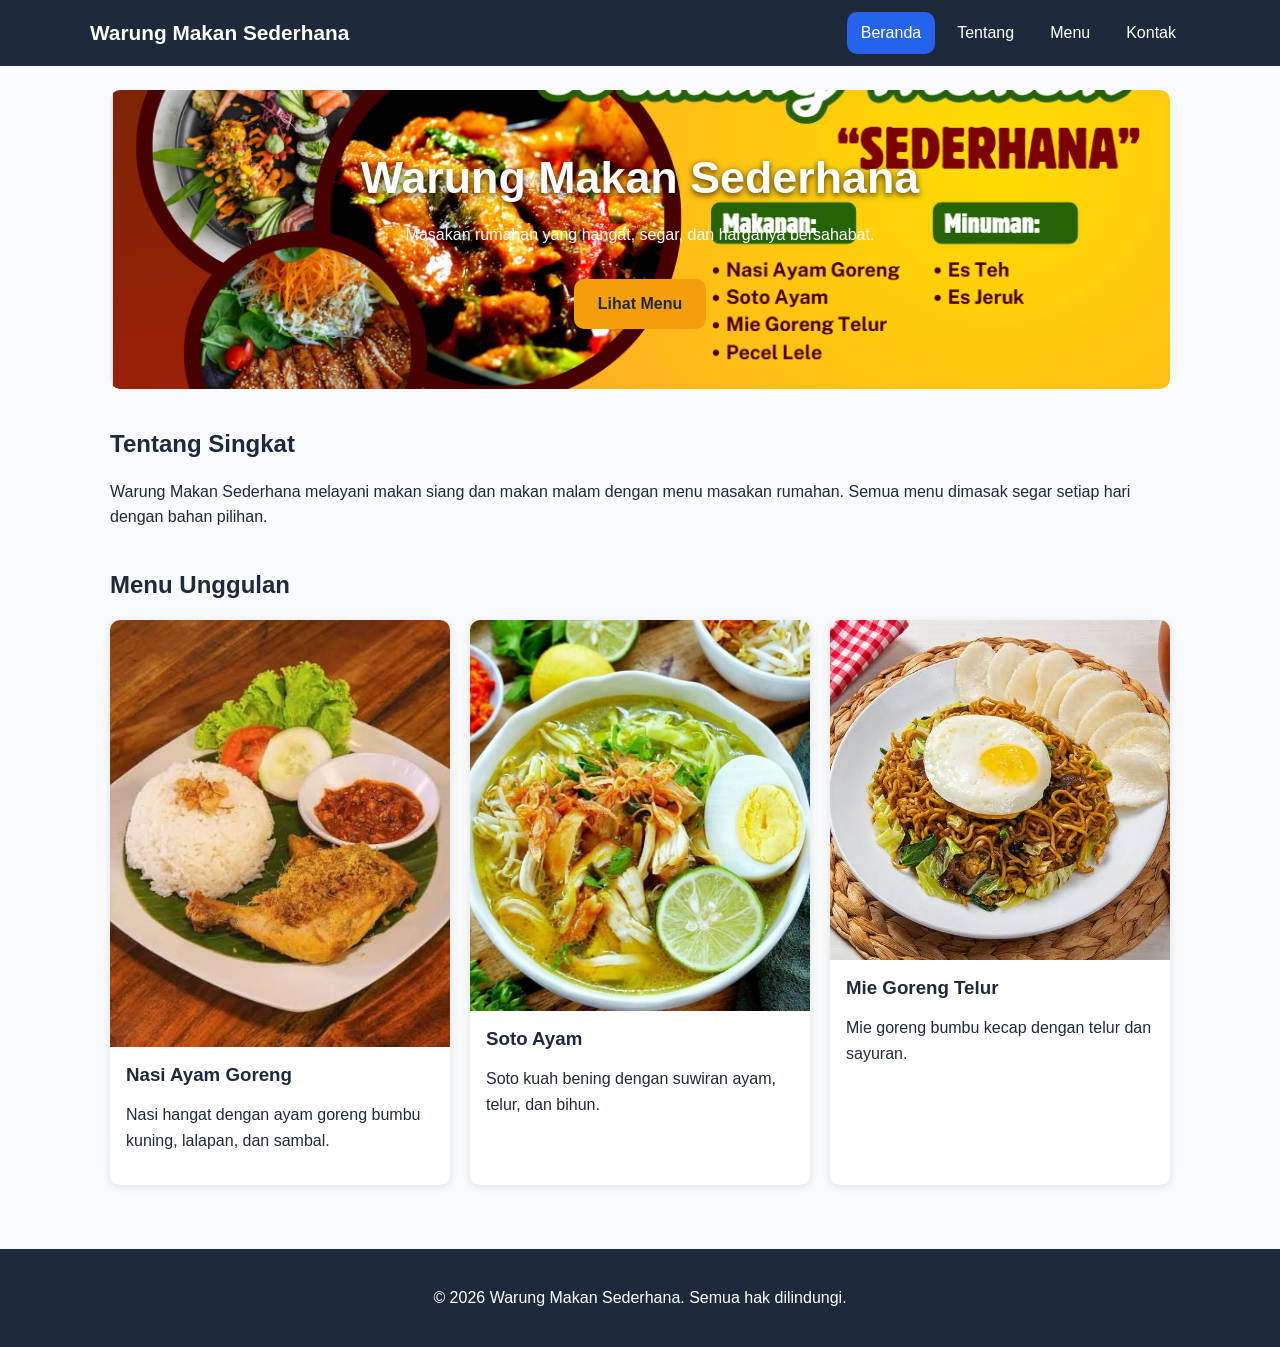
<file: index.html>
<!DOCTYPE html>
<html lang="id">
<head>
  <meta charset="UTF-8">
  <meta name="viewport" content="width=device-width, initial-scale=1.0">
  <title>Beranda - Warung Makan Sederhana</title>
  <link rel="stylesheet" href="css/style.css">
</head>
<body>
  <header>
    <div class="bar-atas">
      <a class="logo" href="index.html">Warung Makan Sederhana</a>
      <nav>
        <ul>
          <li><a href="index.html" aria-current="page">Beranda</a></li>
          <li><a href="tentang.html">Tentang</a></li>
          <li><a href="katalog.html">Menu</a></li>
          <li><a href="kontak.html">Kontak</a></li>
        </ul>
      </nav>
    </div>
  </header>

  <main>
    <section class="hero">
      <h1>Warung Makan Sederhana</h1>
      <p>Masakan rumahan yang hangat, segar, dan harganya bersahabat.</p>
      <a class="tombol" href="katalog.html">Lihat Menu</a>
    </section>

    <section>
      <h2>Tentang Singkat</h2>
      <p>
        Warung Makan Sederhana melayani makan siang dan makan malam dengan menu masakan rumahan.
        Semua menu dimasak segar setiap hari dengan bahan pilihan.
      </p>
    </section>

    <section>
      <h2>Menu Unggulan</h2>
      <div class="unggulan">
        <article class="kartu">
          <img src="img/nasi-ayam-goreng.jpeg" alt="Foto Nasi Ayam Goreng">
          <div class="kartu-isi">
            <h3>Nasi Ayam Goreng</h3>
            <p>Nasi hangat dengan ayam goreng bumbu kuning, lalapan, dan sambal.</p>
          </div>
        </article>
        <article class="kartu">
          <img src="img/soto-ayam.jpeg" alt="Foto Soto Ayam">
          <div class="kartu-isi">
            <h3>Soto Ayam</h3>
            <p>Soto kuah bening dengan suwiran ayam, telur, dan bihun.</p>
          </div>
        </article>
        <article class="kartu">
          <img src="img/mie-goreng.jpeg" alt="Foto Mie Goreng Telur">
          <div class="kartu-isi">
            <h3>Mie Goreng Telur</h3>
            <p>Mie goreng bumbu kecap dengan telur dan sayuran.</p>
          </div>
        </article>
      </div>
    </section>
  </main>

  <footer>
    <p>&copy; 2026 Warung Makan Sederhana. Semua hak dilindungi.</p>
  </footer>
</body>
</html>
</file>
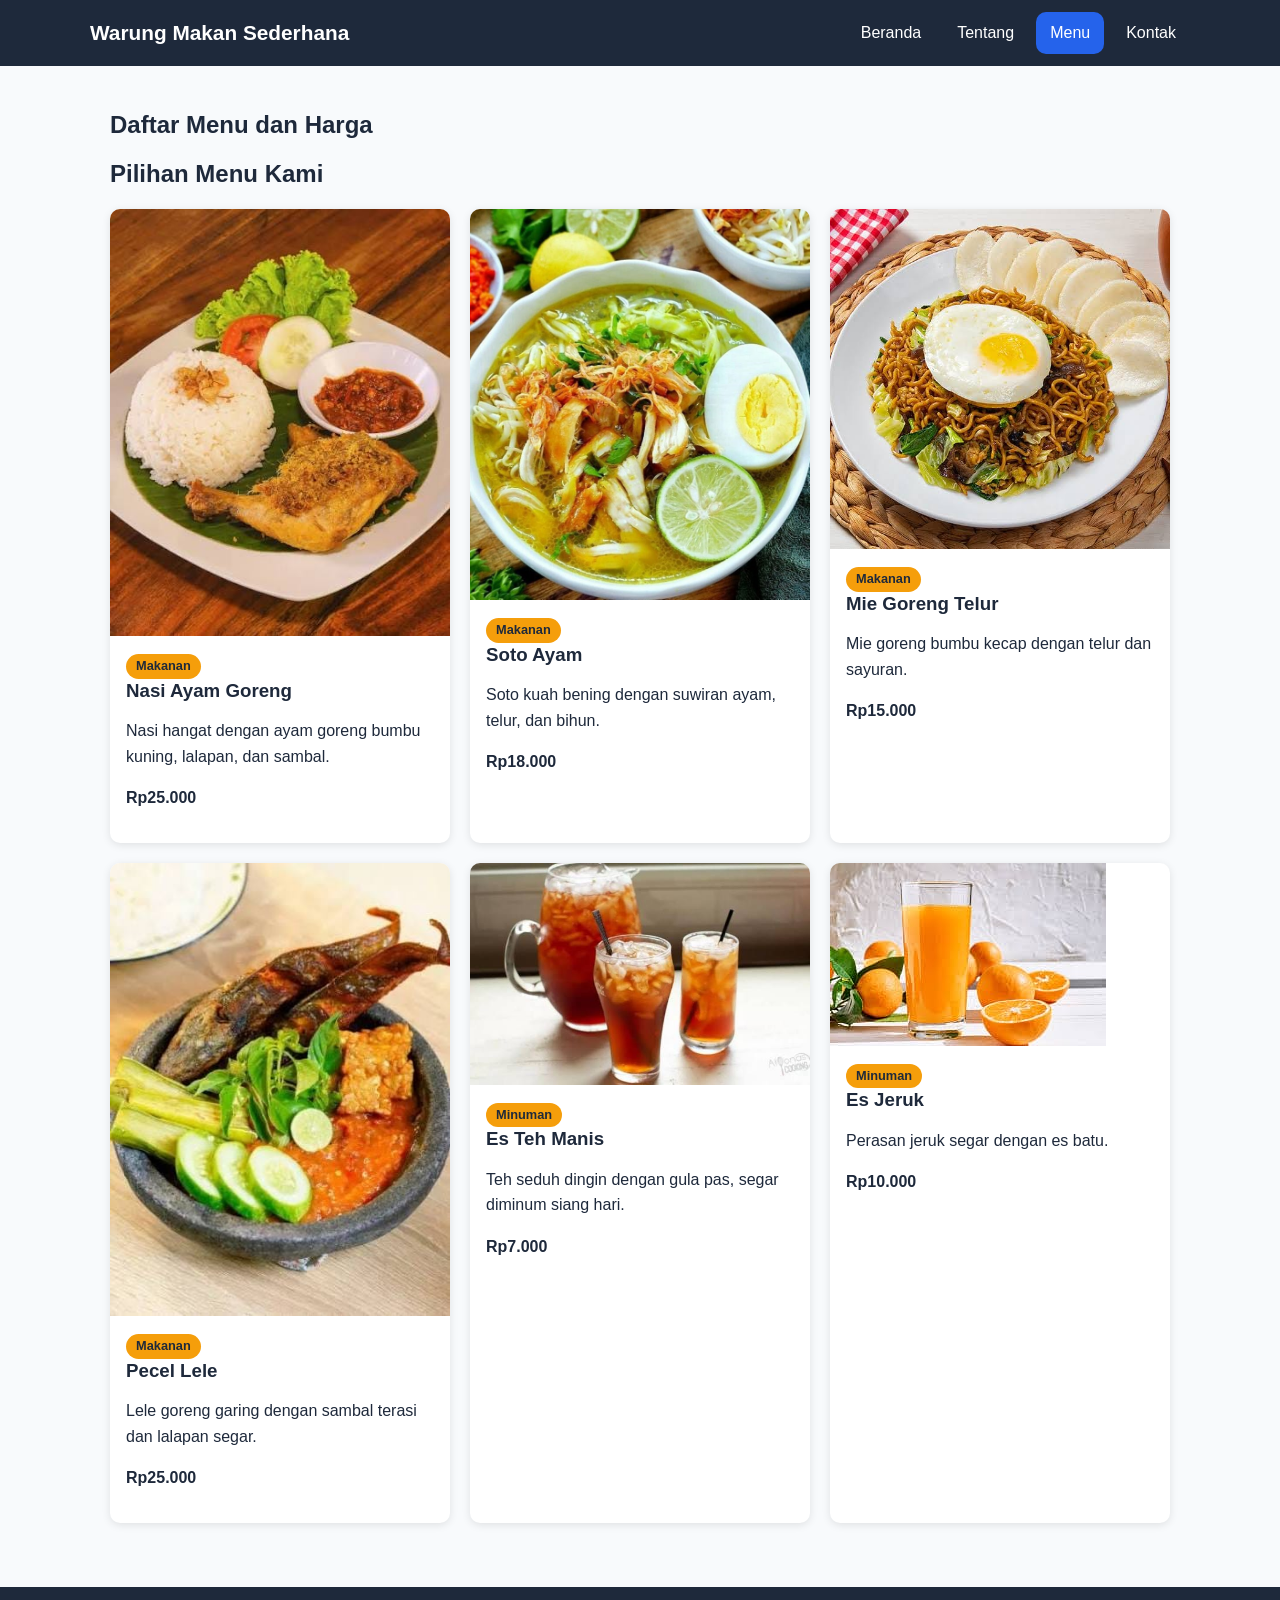
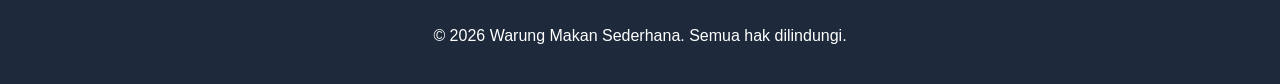
<file: katalog.html>
<!DOCTYPE html>
<html lang="id">
<head>
  <meta charset="UTF-8">
  <meta name="viewport" content="width=device-width, initial-scale=1.0">
  <title>Menu - Warung Makan Sederhana</title>
  <link rel="stylesheet" href="css/style.css">
</head>
<body>
  <header>
    <div class="bar-atas">
      <a class="logo" href="index.html">Warung Makan Sederhana</a>
      <nav>
        <ul>
          <li><a href="index.html">Beranda</a></li>
          <li><a href="tentang.html">Tentang</a></li>
          <li><a href="katalog.html" aria-current="page">Menu</a></li>
          <li><a href="kontak.html">Kontak</a></li>
        </ul>
      </nav>
    </div>
  </header>

  <main>
    <section>
      <h1>Daftar Menu dan Harga</h1>
      <h2>Pilihan Menu Kami</h2>
      <div class="katalog">
        <article class="kartu">
          <img src="img/nasi-ayam-goreng.jpeg" alt="Foto Nasi Ayam Goreng">
          <div class="kartu-isi">
            <span class="label">Makanan</span>
            <h3>Nasi Ayam Goreng</h3>
            <p>Nasi hangat dengan ayam goreng bumbu kuning, lalapan, dan sambal.</p>
            <p><strong>Rp25.000</strong></p>
          </div>
        </article>
        <article class="kartu">
          <img src="img/soto-ayam.jpeg" alt="Foto Soto Ayam">
          <div class="kartu-isi">
            <span class="label">Makanan</span>
            <h3>Soto Ayam</h3>
            <p>Soto kuah bening dengan suwiran ayam, telur, dan bihun.</p>
            <p><strong>Rp18.000</strong></p>
          </div>
        </article>
        <article class="kartu">
          <img src="img/mie-goreng.jpeg" alt="Foto Mie Goreng Telur">
          <div class="kartu-isi">
            <span class="label">Makanan</span>
            <h3>Mie Goreng Telur</h3>
            <p>Mie goreng bumbu kecap dengan telur dan sayuran.</p>
            <p><strong>Rp15.000</strong></p>
          </div>
        </article>
        <article class="kartu">
          <img src="img/pecel-lele.jpeg" alt="Foto Pecel Lele">
          <div class="kartu-isi">
            <span class="label">Makanan</span>
            <h3>Pecel Lele</h3>
            <p>Lele goreng garing dengan sambal terasi dan lalapan segar.</p>
            <p><strong>Rp25.000</strong></p>
          </div>
        </article>
        <article class="kartu">
          <img src="img/Es-Teh.jpeg" alt="Foto Es Teh Manis">
          <div class="kartu-isi">
            <span class="label">Minuman</span>
            <h3>Es Teh Manis</h3>
            <p>Teh seduh dingin dengan gula pas, segar diminum siang hari.</p>
            <p><strong>Rp7.000</strong></p>
          </div>
        </article>
        <article class="kartu">
          <img src="img/es-jeruk.jpeg" alt="Foto Es Jeruk">
          <div class="kartu-isi">
            <span class="label">Minuman</span>
            <h3>Es Jeruk</h3>
            <p>Perasan jeruk segar dengan es batu.</p>
            <p><strong>Rp10.000</strong></p>
          </div>
        </article>
      </div>
    </section>
  </main>

  <footer>
    <p>&copy; 2026 Warung Makan Sederhana. Semua hak dilindungi.</p>
  </footer>
</body>
</html>
</file>
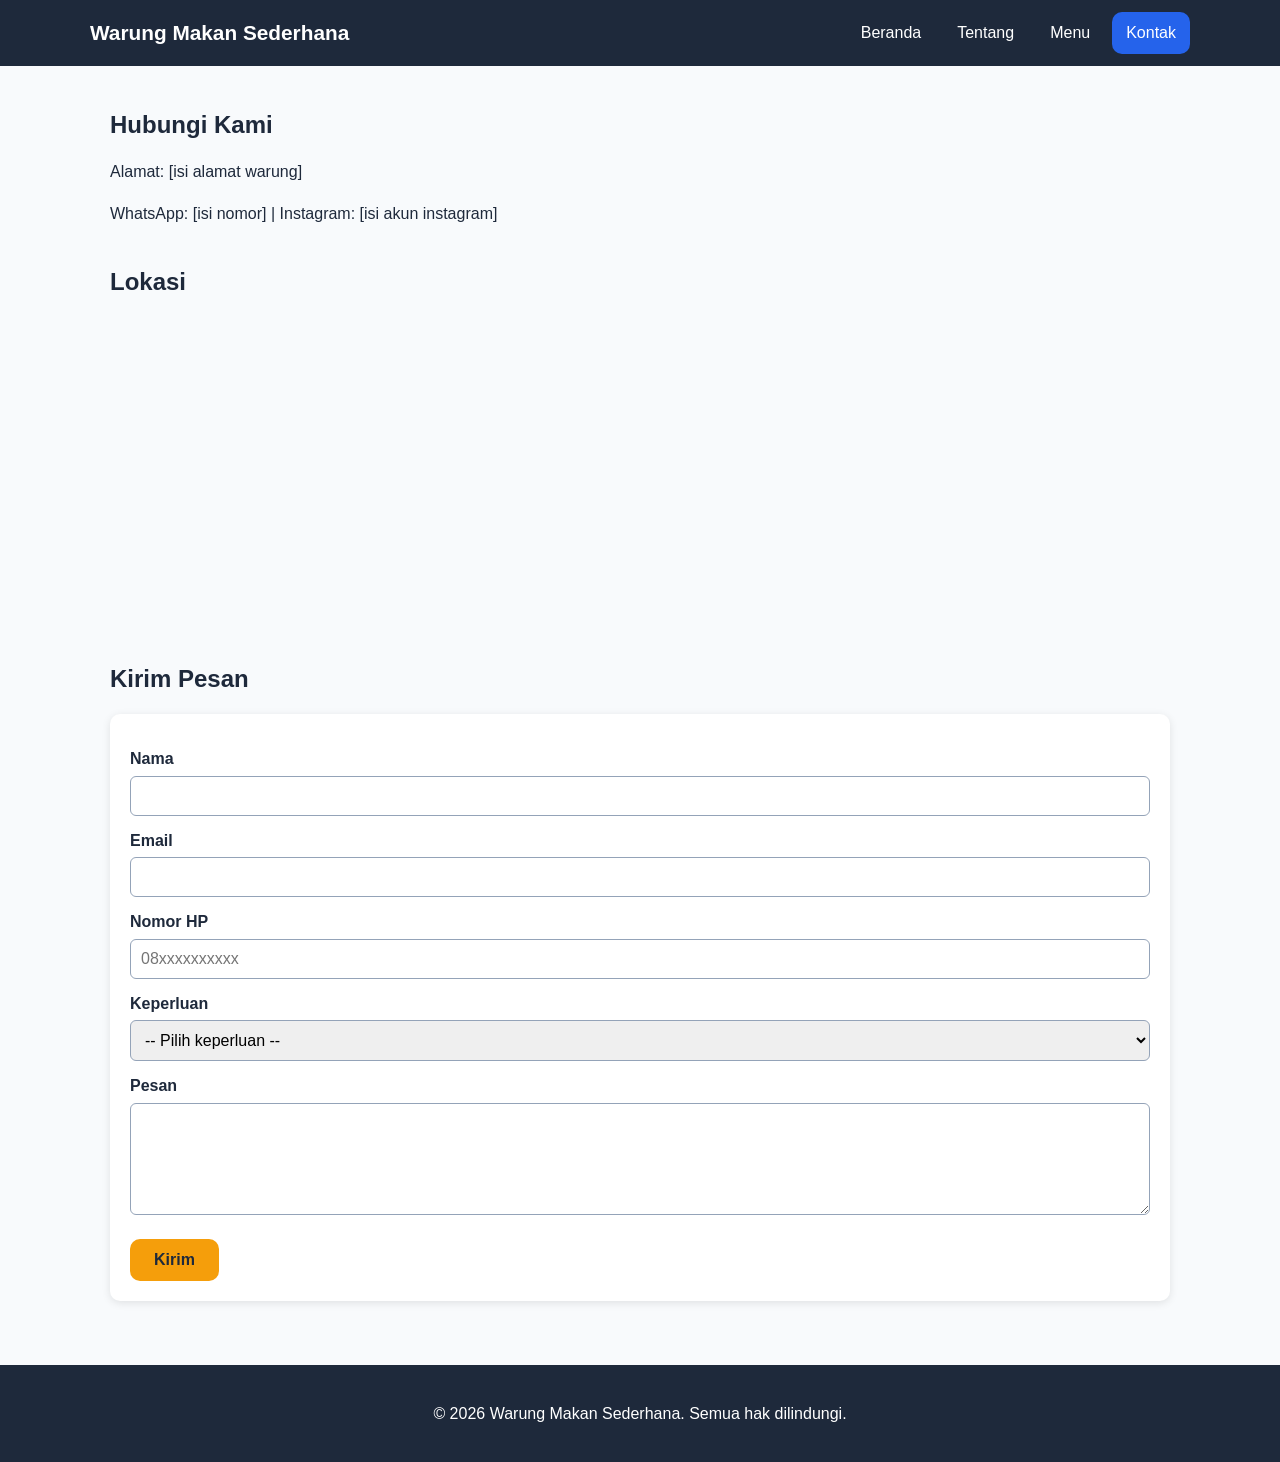
<file: kontak.html>
<!DOCTYPE html>
<html lang="id">
<head>
  <meta charset="UTF-8">
  <meta name="viewport" content="width=device-width, initial-scale=1.0">
  <title>Kontak - Warung Makan Sederhana</title>
  <link rel="stylesheet" href="css/style.css">
</head>
<body>
  <header>
    <div class="bar-atas">
      <a class="logo" href="index.html">Warung Makan Sederhana</a>
      <nav>
        <ul>
          <li><a href="index.html">Beranda</a></li>
          <li><a href="tentang.html">Tentang</a></li>
          <li><a href="katalog.html">Menu</a></li>
          <li><a href="kontak.html" aria-current="page">Kontak</a></li>
        </ul>
      </nav>
    </div>
  </header>

  <main>
    <section>
      <h1>Hubungi Kami</h1>
      <article>
        <p>Alamat: [isi alamat warung]</p>
        <p>WhatsApp: [isi nomor] | Instagram: [isi akun instagram]</p>
      </article>
    </section>

    <section>
      <h2>Lokasi</h2>
      <iframe src="https://www.google.com/maps?q=Warung+Makan+Sederhana+Airgegas&amp;output=embed" title="Peta lokasi Warung Makan Sederhana" loading="lazy"></iframe>
    </section>

    <section>
      <h2>Kirim Pesan</h2>
      <form action="#" method="get">
        <label for="nama">Nama</label>
        <input type="text" id="nama" name="nama" required>

        <label for="email">Email</label>
        <input type="email" id="email" name="email" required>

        <label for="hp">Nomor HP</label>
        <input type="tel" id="hp" name="hp" pattern="[0-9]{10,13}" placeholder="08xxxxxxxxxx" required>

        <label for="keperluan">Keperluan</label>
        <select id="keperluan" name="keperluan" required>
          <option value="">-- Pilih keperluan --</option>
          <option value="pesan-antar">Pesan antar</option>
          <option value="pesan-tempat">Pesan tempat</option>
          <option value="saran">Kritik dan saran</option>
        </select>

        <label for="pesan">Pesan</label>
        <textarea id="pesan" name="pesan" rows="5" minlength="10" maxlength="500" required></textarea>

        <button class="tombol" type="submit">Kirim</button>
      </form>
    </section>
  </main>

  <footer>
    <p>&copy; 2026 Warung Makan Sederhana. Semua hak dilindungi.</p>
  </footer>
</body>
</html>
</file>
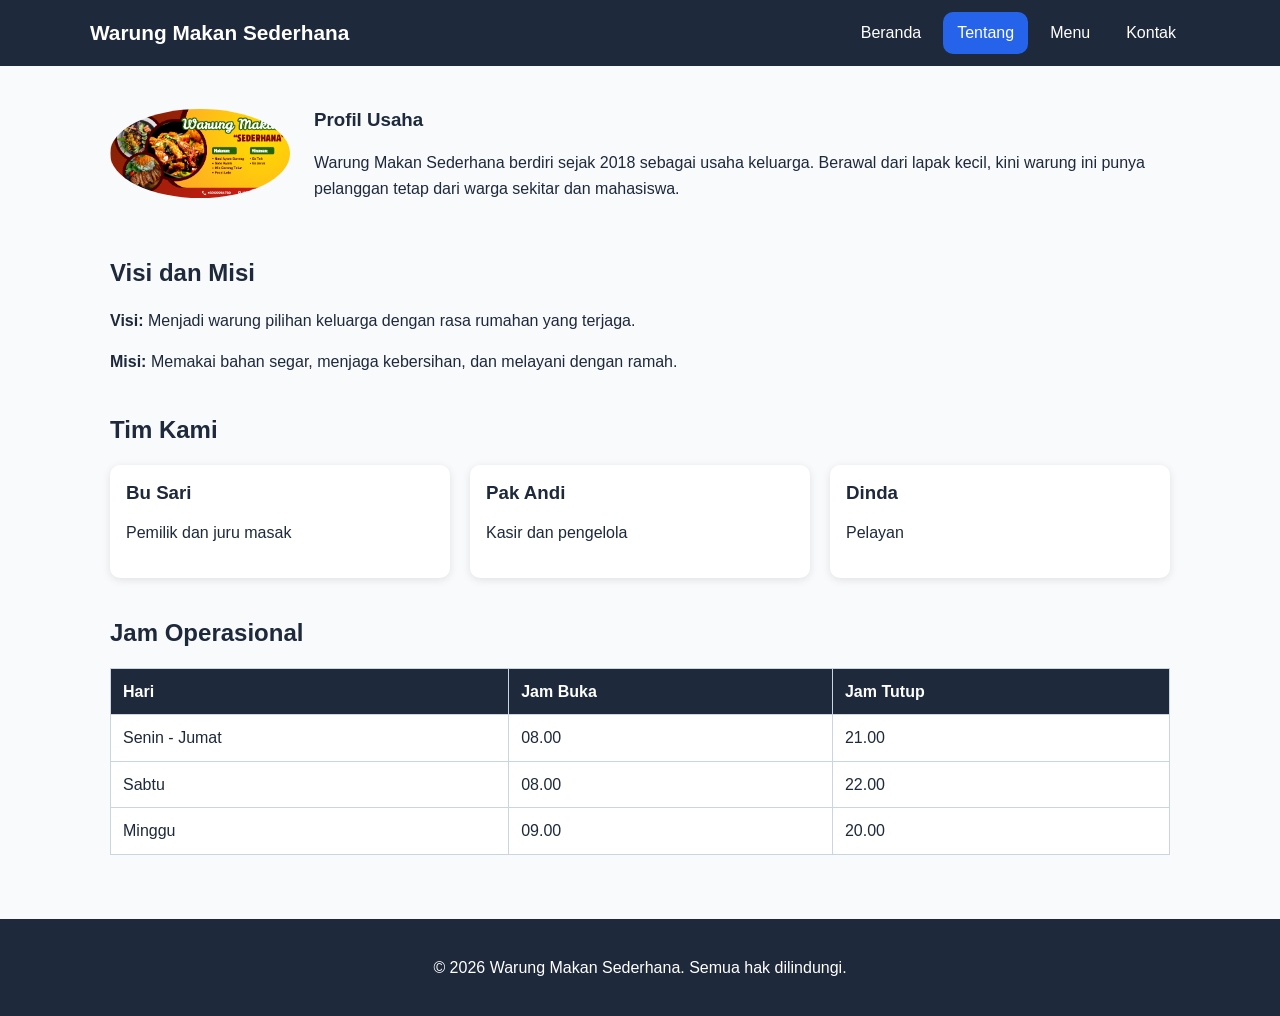
<file: tentang.html>
<!DOCTYPE html>
<html lang="id">
<head>
  <meta charset="UTF-8">
  <meta name="viewport" content="width=device-width, initial-scale=1.0">
  <title>Tentang - Warung Makan Sederhana</title>
  <link rel="stylesheet" href="css/style.css">
</head>
<body>
  <header>
    <div class="bar-atas">
      <a class="logo" href="index.html">Warung Makan Sederhana</a>
      <nav>
        <ul>
          <li><a href="index.html">Beranda</a></li>
          <li><a href="tentang.html" aria-current="page">Tentang</a></li>
          <li><a href="katalog.html">Menu</a></li>
          <li><a href="kontak.html">Kontak</a></li>
        </ul>
      </nav>
    </div>
  </header>

  <main>
    <section class="profil">
      <img src="img/logo.jpeg" alt="Tampak depan Warung Makan Sederhana">
      <article>
        <h1>Profil Usaha</h1>
        <p>
          Warung Makan Sederhana berdiri sejak 2018 sebagai usaha keluarga. Berawal dari lapak kecil,
          kini warung ini punya pelanggan tetap dari warga sekitar dan mahasiswa.
        </p>
      </article>
    </section>

    <section>
      <h2>Visi dan Misi</h2>
      <article>
        <p><strong>Visi:</strong> Menjadi warung pilihan keluarga dengan rasa rumahan yang terjaga.</p>
        <p><strong>Misi:</strong> Memakai bahan segar, menjaga kebersihan, dan melayani dengan ramah.</p>
      </article>
    </section>

    <section>
      <h2>Tim Kami</h2>
      <div class="unggulan">
        <article class="kartu">
          <div class="kartu-isi">
            <h3>Bu Sari</h3>
            <p>Pemilik dan juru masak</p>
          </div>
        </article>
        <article class="kartu">
          <div class="kartu-isi">
            <h3>Pak Andi</h3>
            <p>Kasir dan pengelola</p>
          </div>
        </article>
        <article class="kartu">
          <div class="kartu-isi">
            <h3>Dinda</h3>
            <p>Pelayan</p>
          </div>
        </article>
      </div>
    </section>

    <section>
      <h2>Jam Operasional</h2>
      <table>
        <thead>
          <tr>
            <th>Hari</th>
            <th>Jam Buka</th>
            <th>Jam Tutup</th>
          </tr>
        </thead>
        <tbody>
          <tr><td>Senin - Jumat</td><td>08.00</td><td>21.00</td></tr>
          <tr><td>Sabtu</td><td>08.00</td><td>22.00</td></tr>
          <tr><td>Minggu</td><td>09.00</td><td>20.00</td></tr>
        </tbody>
      </table>
    </section>
  </main>

  <footer>
    <p>&copy; 2026 Warung Makan Sederhana. Semua hak dilindungi.</p>
  </footer>
</body>
</html>
</file>
<file: css/style.css>
/* ===== Variabel warna & ukuran ===== */
:root {
  --warna-utama: #2563eb;
  --warna-gelap: #1e293b;
  --warna-aksen: #f59e0b;
  --warna-latar: #f8fafc;
  --warna-kartu: #ffffff;
  --radius: 10px;
}

* {
  box-sizing: border-box;
}

body {
  margin: 0;
  font-family: Arial, Helvetica, sans-serif;
  line-height: 1.6;
  color: var(--warna-gelap);
  background-color: var(--warna-latar);
}

img {
  max-width: 100%;
  height: auto;
  display: block;
}

a {
  color: var(--warna-utama);
}

h1, h2, h3 {
  line-height: 1.25;
}

/* ===== Header & navigasi (flexbox) ===== */
header {
  background-color: var(--warna-gelap);
  color: #ffffff;
  padding: 12px 20px;
}

.bar-atas {
  display: flex;
  justify-content: space-between;
  align-items: center;
  flex-wrap: wrap;
  gap: 10px;
  max-width: 1100px;
  margin: 0 auto;
}

.logo {
  font-size: 1.3rem;
  font-weight: bold;
  color: #ffffff;
  text-decoration: none;
}

nav ul {
  display: flex;
  gap: 8px;
  list-style: none;
  margin: 0;
  padding: 0;
}

nav a {
  display: block;
  padding: 8px 14px;
  color: #ffffff;
  text-decoration: none;
  border-radius: var(--radius);
  transition: background-color 0.3s;
}

nav a:hover,
nav a[aria-current="page"] {
  background-color: var(--warna-utama);
}

/* ===== Tata letak umum ===== */
main {
  max-width: 1100px;
  margin: 0 auto;
  padding: 24px 20px;
}

section {
  margin-bottom: 40px;
}

/* ===== Hero ===== */
.hero {
  text-align: center;
  padding: 60px 20px;
  background-color: var(--warna-gelap);
  background-image: url('../img/logo.jpeg');
  background-size: cover;
  background-position: center;
  color: #ffffff;
  border-radius: var(--radius);
  animation: muncul 1s ease-out;
}

.hero h1 {
  font-size: 2rem;
  margin: 0 0 10px;
  text-shadow: 0px 2px 6px rgba(0, 0, 0, 0.8);
}

@keyframes muncul {
  from {
    opacity: 0;
    transform: translateY(20px);
  }
  to {
    opacity: 1;
    transform: translateY(0);
  }
}

/* ===== Tombol ===== */
.tombol {
  display: inline-block;
  margin-top: 16px;
  padding: 12px 24px;
  background-color: var(--warna-aksen);
  color: var(--warna-gelap);
  font-weight: bold;
  text-decoration: none;
  border: none;
  border-radius: var(--radius);
  cursor: pointer;
  font-size: 1rem;
  transition: transform 0.3s, background-color 0.3s;
}

.tombol:hover {
  background-color: #fbbf24;
  transform: scale(1.05);
}

/* ===== Kartu ===== */
.kartu {
  background-color: var(--warna-kartu);
  border-radius: var(--radius);
  box-shadow: 0 2px 8px rgba(0, 0, 0, 0.1);
  overflow: hidden;
  transition: transform 0.3s, box-shadow 0.3s;
}

.kartu:hover {
  transform: translateY(-6px);
  box-shadow: 0 8px 20px rgba(0, 0, 0, 0.18);
}

.kartu-isi {
  padding: 16px;
}

.kartu h3 {
  margin: 0 0 8px;
}

.label {
  display: inline-block;
  padding: 2px 10px;
  background-color: var(--warna-aksen);
  border-radius: 20px;
  font-size: 0.8rem;
  font-weight: bold;
}

.unggulan {
  display: grid;
  grid-template-columns: repeat(3, 1fr);
  gap: 20px;
}

/* ===== Katalog (CSS grid) ===== */
.katalog {
  display: grid;
  grid-template-columns: repeat(2, 1fr);
  gap: 20px;
}

/* ===== Halaman Tentang ===== */
.profil {
  display: flex;
  gap: 24px;
  align-items: center;
}

.profil img {
  width: 180px;
  border-radius: 50%;
  flex-shrink: 0;
}

table {
  width: 100%;
  border-collapse: collapse;
  background-color: var(--warna-kartu);
}

th, td {
  padding: 10px 12px;
  border: 1px solid #cbd5e1;
  text-align: left;
}

thead {
  background-color: var(--warna-gelap);
  color: #ffffff;
}

/* ===== Formulir ===== */
form {
  background-color: var(--warna-kartu);
  padding: 20px;
  border-radius: var(--radius);
  box-shadow: 0 2px 8px rgba(0, 0, 0, 0.1);
}

label {
  display: block;
  margin: 12px 0 4px;
  font-weight: bold;
}

input,
select,
textarea {
  width: 100%;
  padding: 10px;
  font-size: 1rem;
  font-family: inherit;
  border: 1px solid #94a3b8;
  border-radius: 6px;
  transition: border-color 0.3s;
}

input:focus,
select:focus,
textarea:focus {
  outline: none;
  border-color: var(--warna-utama);
}

iframe {
  width: 100%;
  height: 300px;
  border: 0;
  border-radius: var(--radius);
}

/* ===== Footer ===== */
footer {
  text-align: center;
  padding: 20px;
  background-color: var(--warna-gelap);
  color: #ffffff;
}

/* ===== Media query: HP (maks 600px) ===== */
@media (max-width: 600px) {
  .bar-atas {
    flex-direction: column;
    align-items: flex-start;
  }

  nav {
    width: 100%;
  }

  nav ul {
    flex-direction: column;
    gap: 4px;
  }

  .unggulan,
  .katalog {
    grid-template-columns: 1fr;
  }

  .profil {
    flex-direction: column;
    text-align: center;
  }

  .hero h1 {
    font-size: 1.5rem;
  }

  th, td {
    padding: 6px;
    font-size: 0.9rem;
  }
}

/* ===== Media query: desktop (min 992px) ===== */
@media (min-width: 992px) {
  .katalog {
    grid-template-columns: repeat(3, 1fr);
  }

  .hero h1 {
    font-size: 2.8rem;
  }
}
</file>
